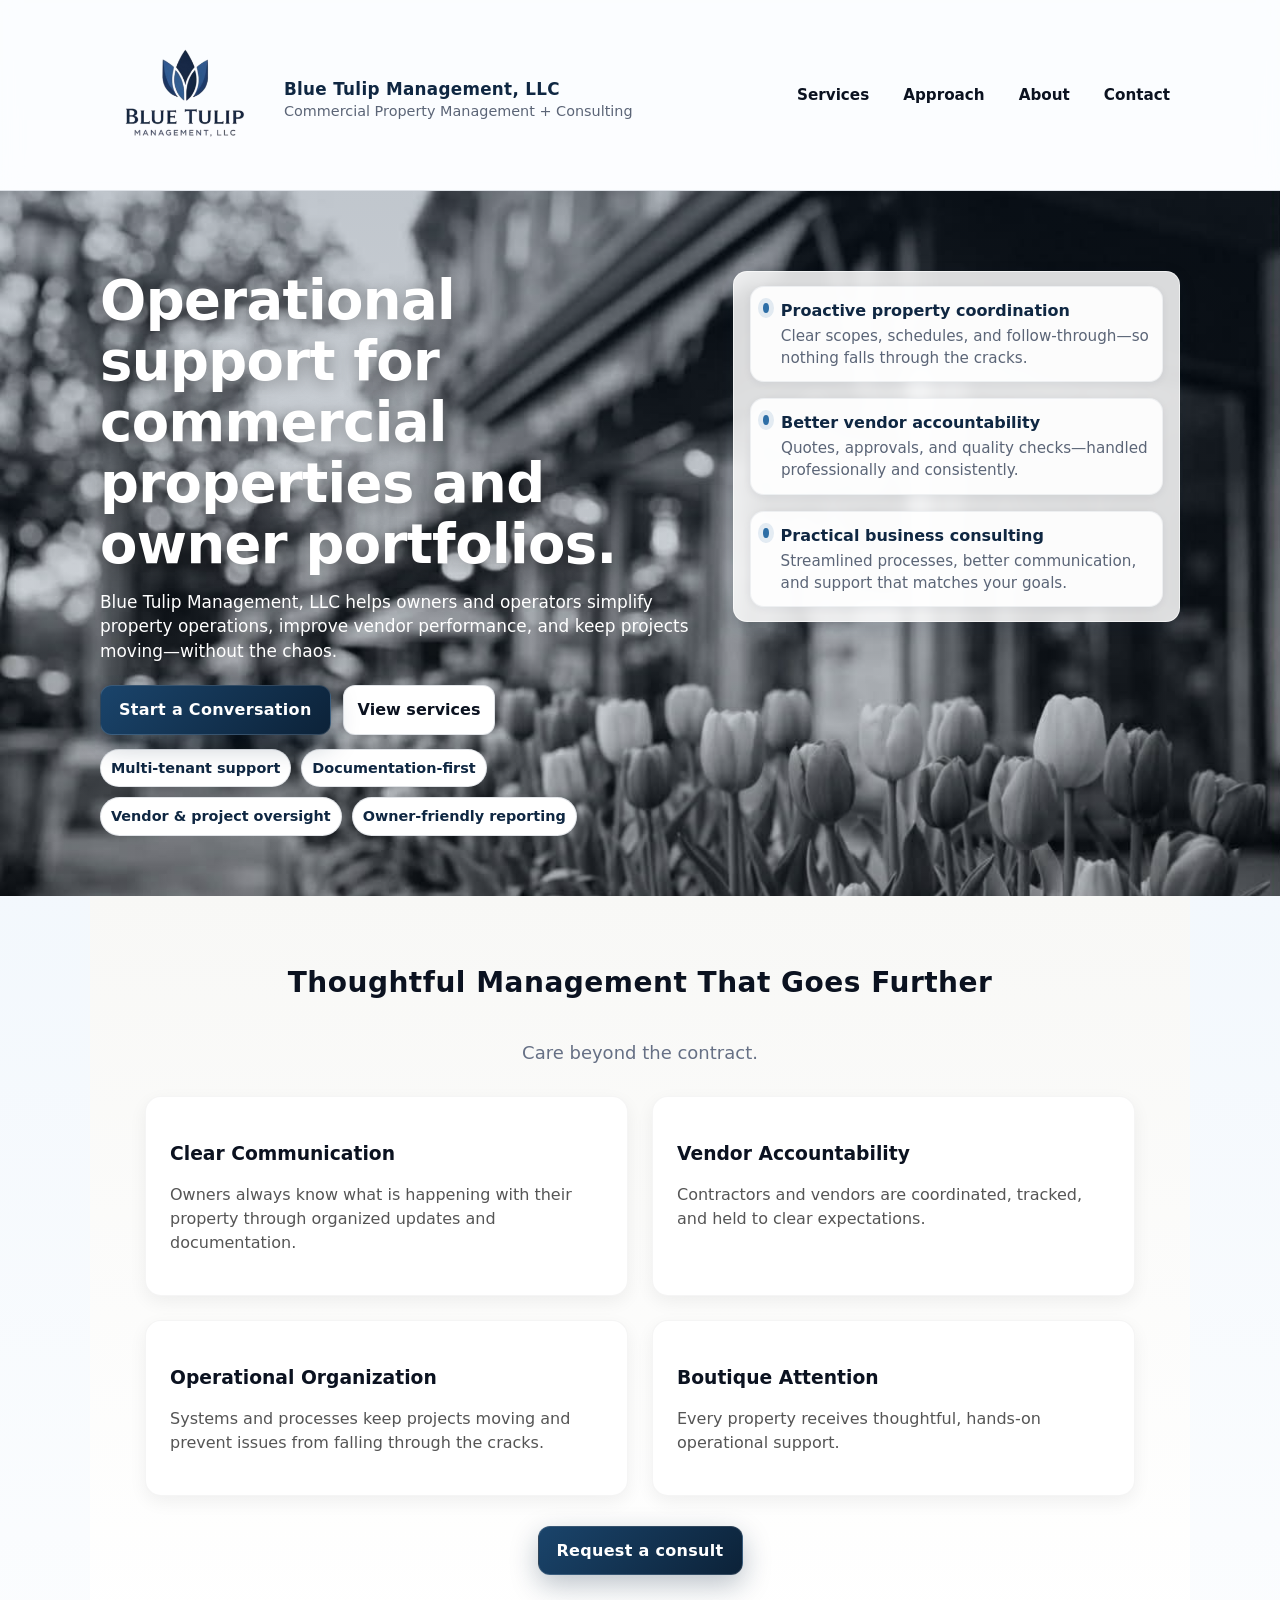
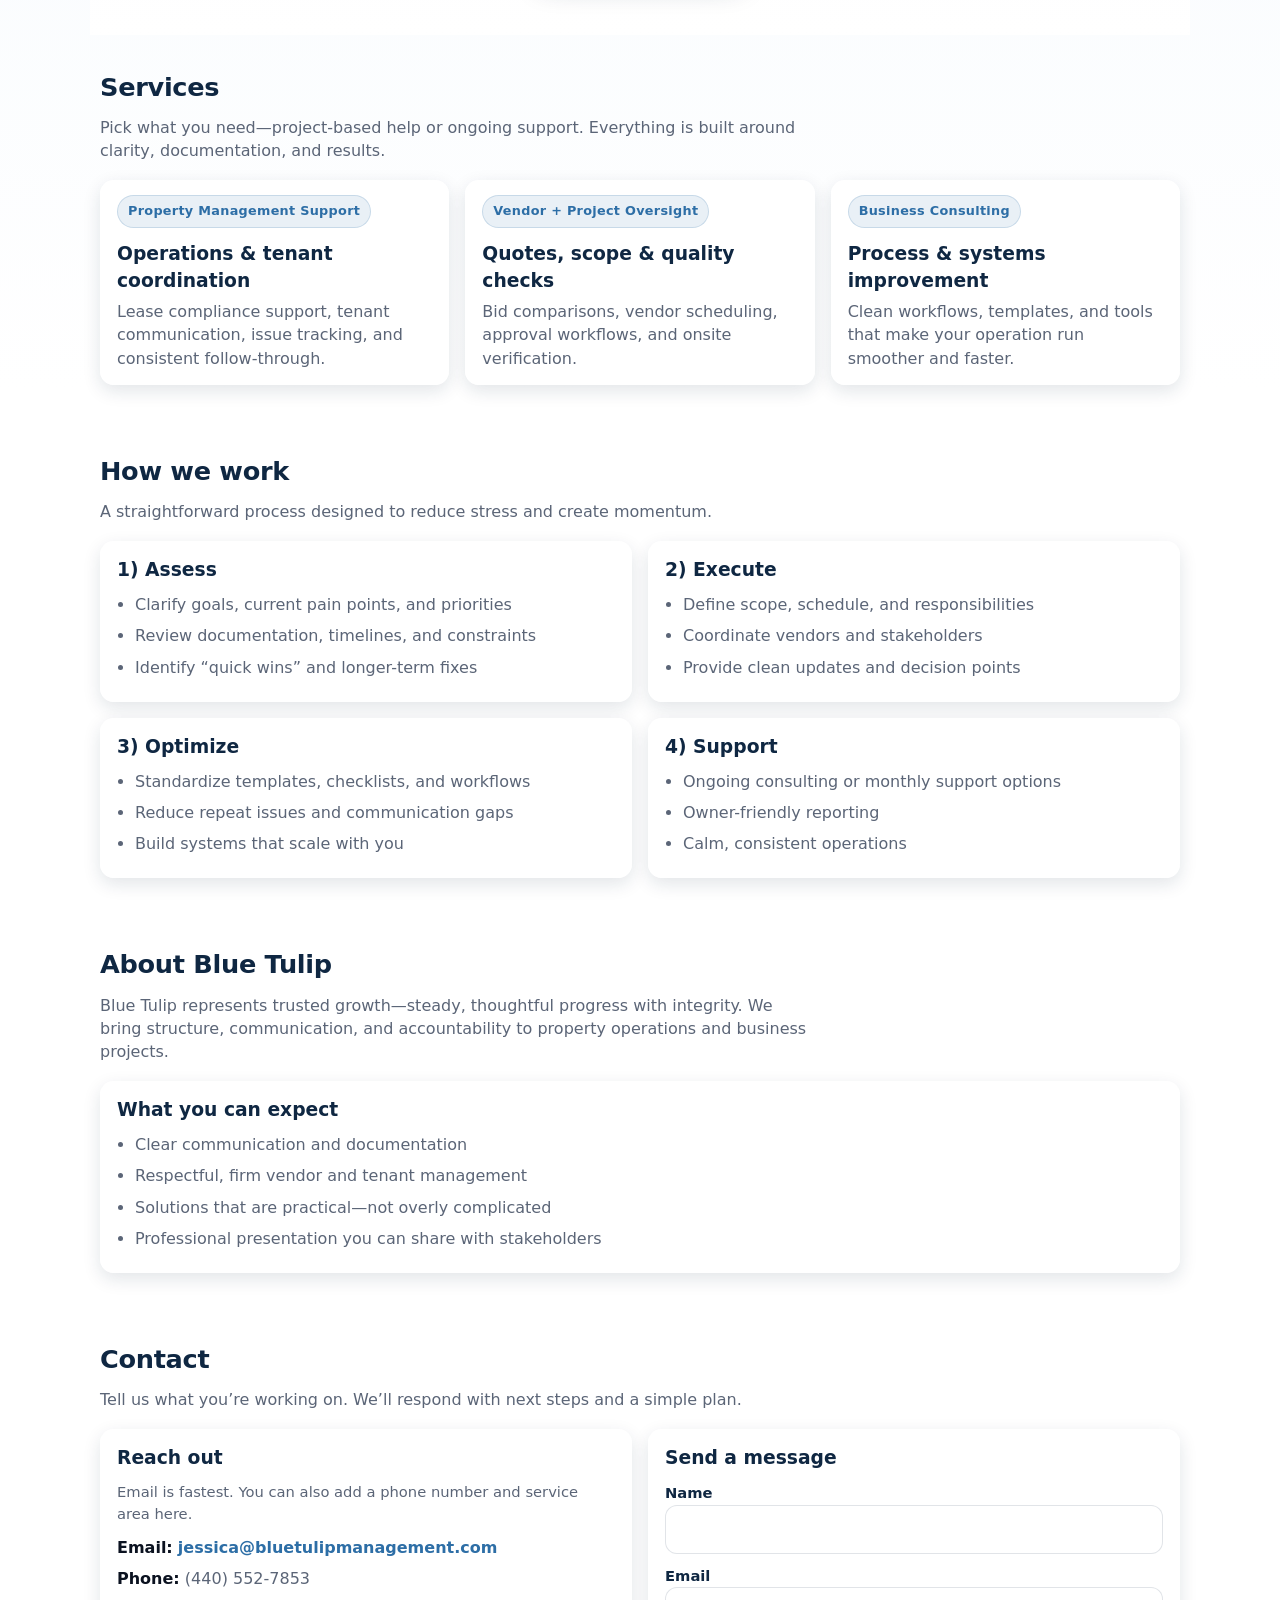
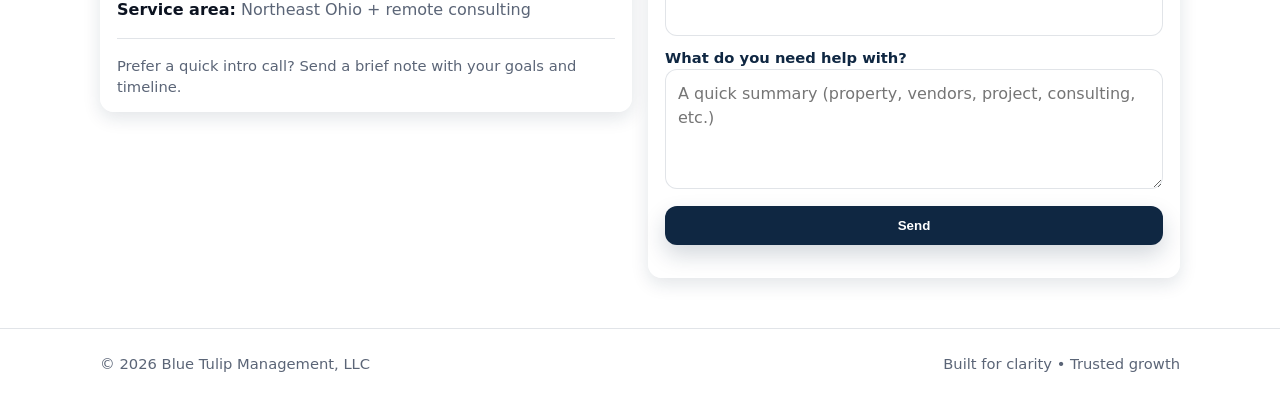
<file: index.html>
<!doctype html>
<html lang="en">
<head>
  <link rel="stylesheet" href="style.css">
  <meta charset="utf-8" />
  <meta name="viewport" content="width=device-width,initial-scale=1" />
  <title>Blue Tulip Management, LLC | Property + Business Consulting</title>
  <meta name="description" content="Blue Tulip Management, LLC provides property management support and business consulting with a focus on clarity, accountability, and trusted growth." />

  <!-- Optional: replace with your brand font later (Google Fonts) -->
 
  <style>

    /* WHY BLUE TULIP SECTION FIX */

#why-blue-tulip {
  padding: 80px 20px;
  background: #f8f8f6;
}

#why-blue-tulip h2 {
  text-align: center;
  margin-bottom: 10px;
}

.why-grid {
  display: grid;
  grid-template-columns: repeat(2, 1fr);
  gap: 20px;
  margin-top: 30px;
}

.why-card {
  background: #ffffff;
  padding: 24px;
  border-radius: 16px;
  box-shadow: 0 6px 18px rgba(0,0,0,0.06);
}
#why-blue-tulip .container {
  max-width: 1000px;
  margin: 0 auto;
}

#why-blue-tulip h2 {
  margin-bottom: 20px;
  font-size: 28px;
}

.why-card h3 {
  margin-bottom: 10px;
}

.why-card p {
  line-height: 1.5;
  color: #555;
}

#why-blue-tulip .btn {
  margin-top: 30px;
}

    .why-card {
  transition: all 0.2s ease;
}

.why-card:hover {
  transform: translateY(-4px);
  box-shadow: 0 12px 28px rgba(0,0,0,0.08);
}
    .why-card{
      border: 1px solid rgba(0,0,0,0.04);
    }

  #why-blue-tulip {
    background: linear-gradient(to bottom, #f8f8f6, #ffffff);
  }
  #why-blue-tulip h2 {
      letter-spacing: 0.5px;
  }
  
    :root{
      --navy:#0f2742;
      --blue:#2d6ea6;
      --sky:#e9f2fb;
      --ink:#0b1220;
      --muted:#5b6577;
      --card:#ffffff;
      --border:rgba(15,39,66,.12);
      --shadow:0 10px 24px rgba(15,39,66,.12);
      --radius:18px;
      --max:1120px;
    }
    *{box-sizing:border-box}
    body{
      margin:0;
      font-family: ui-sans-serif, system-ui, -apple-system, Segoe UI, Roboto, Helvetica, Arial, "Apple Color Emoji","Segoe UI Emoji";
      color:var(--ink);
      background:linear-gradient(180deg,var(--sky),#fff 55%);
      line-height:1.45;
    }
    a{color:inherit}
    .wrap{max-width:var(--max); margin:0 auto; padding:0 20px}
    .topbar{
      position:sticky; top:0; z-index:20;
      background:rgba(255,255,255,.82);
      backdrop-filter: blur(10px);
      border-bottom:1px solid var(--border);
    }
    .topbar .row{
      display:flex; align-items:center; justify-content:space-between;
      padding:14px 0;
      gap:16px;
    }
    .brand{
      display:flex;
      align-items:center;
      gap:14px;
      text-decoration:none
    }
    
    .brand-logo{
        height:110px;
    }
    
    .brand{
      display:flex;
      align-items:center;
      gap:14px;
      margin-top:12px;
    }
    
    .brand strong{
      display:block;
      letter-spacing:.3px;
      color:var(--navy);
      font-size:1.05rem;
      line-height:1.1;
    }
    
    .brand span{
      display:block;
      font-size:.9rem;
      color:var(--muted);
      margin-top:3px;
    }
    nav{display:flex; gap:14px; flex-wrap:wrap; justify-content:flex-end}
    nav a{
      text-decoration:none;
      padding:8px 10px;
      border-radius:10px;
      color:var(--ink);
      font-weight:600;
      font-size:.95rem;
    }
    
    nav a:hover{background:rgba(45,110,166,.08)}
    .cta{
      display:inline-flex;
      align-items:center;
      justify-content:center;
      padding:12px 18px;
      border-radius:12px;
      background:linear-gradient(135deg, #1a446b, #0c2238);
      color:#ffffff !important; /*force solid color*/
      text-decoration:none;
      font-weight:700;
      letter-spacing:.3px;
      box-shadow:0 10px 28px rgba(15,39,66,.28);
      border:1px solid rgba(255,255,255,.15);
      transition: all 0.2s ease;
      position: relative;
      z-index:2; /* raise it above overlay */
      opacity:1;
    }
    
    .cta:hover{
      transform:translateY(-2px);
      box-shadow:0 14px 34px rgba(15,39,66, .3);
      filter:brightness(1.05);
     }
      
    .consult-cta{
      text-align:center;
      margin-top:30px;
    }
    section{
      padding:80px 20px;
    }
    
    #why-blue-tulip h2{
      text-align:center;
      margin-bottom:40px;
      font-size:28px;
    }

    #why-blue-tulip{
      max-width:1100px;
      margin:0 auto;
    }
  
    .hero{
      padding:80px 0 60px;
      background-image:
        linear-gradient(rgba(15,39,66,0.25), rgba(15,39,66,0.15)),
        url("./hero.jpg");
      background-size:cover;
      background-position:center;
      background-repeat:no-repeat;
    }  
    .hero h1,
    .hero p,
    .hero .lead {
      color:#ffffff;
    }
    .hero h1 {
      text-shadow: 0 4px 18px rgba(0,0,0,0.35);
    }
    .hero-grid{
      display:grid;
      grid-template-columns: 1.15fr .85fr;
      gap:28px;
      align-items:start;
    }
    h1{
      margin:0 0 14px;
      font-size: clamp(2.4rem, 4.5vw, 3.4rem);
      line-height:1.12;
      letter-spacing:-.6px;
      color:var(--navy);
    }
    .lead{
      margin:0 0 22px;
      color:var(--muted);
      font-size:1.06rem;
      max-width:56ch;
    }
    .hero-actions{display:flex; gap:12px; flex-wrap:wrap; margin:18px 0 10px}
    .ghost{
      display:inline-flex; align-items:center; justify-content:center;
      padding:10px 14px;
      border-radius:12px;
      background:#fff;
      border:1px solid var(--border);
      text-decoration:none;
      font-weight:700;
    }
    .ghost:hover{box-shadow:0 10px 22px rgba(15,39,66,.08)}
    .badges{display:flex; gap:10px; flex-wrap:wrap; margin-top:14px}
    .badge{
      background:#fff;
      border:1px solid var(--border);
      padding:8px 10px;
      border-radius:999px;
      font-weight:700;
      font-size:.9rem;
      color:var(--navy);
    }
    .card{
      background: rgba(255,255,255,0.85);
      backdrop-filter: blur(4px);
      padding:14px 16px;
      border-radius:14px;
      border:1px solid rgba(255,255,255,0.6);
      box-shadow: 0 6px 18px rgba(15,39,66,0.12);
      transition: all 0.2s ease;
    }
   .card:hover{
    transform: translateY(-3px);
     box-shadow: 0 10px 28px rgba(15,39,66,0.18);
   }
    .kpi{
      display:grid;
      gap:16px;
    }
    .kpi .item{
      display:flex;
      gap:12px;
      align-items:
      flex-start;
      padding:12px;
      border-radius:14px;
      background: rgba(255,255,255,0.92);
      border: 1px solid rgba(15,39,66,0.06);
      box-shadow: 0 2px 8px rgba(15,39,66,0.06);
    }
    .dot{
      width:10px; height:10px; border-radius:50%;
      background:var(--blue);
      margin-top:4px;
      box-shadow:0 0 0 5px rgba(45,110,166,.12);
    }
    .item b{
      display:block;
      font-weight:600;
      color:var(--navy);
    }
    .item p{margin:3px 0 0; color:var(--muted); font-size:.95rem}

    section{padding:34px 0}
    .section-title{margin:0 0 10px; color:var(--navy); font-size:1.6rem; letter-spacing:-.3px}
    .section-sub{margin:0 0 18px; color:var(--muted); max-width:70ch}

    .grid3{display:grid; grid-template-columns:repeat(3,1fr); gap:16px}
    .service h3{margin:2px 0 6px; color:var(--navy)}
    .service p{margin:0; color:var(--muted)}
    .pill{
      display:inline-block;
      font-size:.8rem;
      font-weight:800;
      letter-spacing:.3px;
      color:var(--blue);
      background:rgba(45,110,166,.10);
      border:1px solid rgba(45,110,166,.18);
      padding:6px 10px;
      border-radius:999px;
      margin-bottom:10px;
    }

    .two{display:grid; grid-template-columns: 1fr 1fr; gap:16px}
    .list{margin:0; padding-left:18px; color:var(--muted)}
    .list li{margin:8px 0}

    .contact{
      display:grid; grid-template-columns: 1fr 1fr; gap:16px;
      align-items:start;
    }
    .contact a{color:var(--blue); font-weight:800; text-decoration:none}
    .contact a:hover{text-decoration:underline}
    form{display:grid; gap:10px}
    label{font-weight:800; color:var(--navy); font-size:.92rem}
    input, textarea{
      width:100%;
      padding:12px 12px;
      border-radius:12px;
      border:1px solid var(--border);
      font:inherit;
      background:#fff;
    }
    textarea{min-height:120px; resize:vertical}
    button{
      padding:12px 14px;
      border-radius:12px;
      border:0;
      background:var(--navy);
      color:#fff;
      font-weight:800;
      cursor:pointer;
      box-shadow:0 10px 22px rgba(15,39,66,.18);
    }
    button:hover{filter:brightness(1.04)}

    footer{
      padding:24px 0 40px;
      color:var(--muted);
      border-top:1px solid var(--border);
      margin-top:16px;
    }
    .small{font-size:.92rem}
    .footrow{display:flex; justify-content:space-between; gap:14px; flex-wrap:wrap}

    /* Responsive */
    @media (max-width: 900px){
      .hero-grid{grid-template-columns:1fr; }
      .grid3{grid-template-columns:1fr}
      .two{grid-template-columns:1fr}
      .contact{grid-template-columns:1fr}
      nav{display:none}
    }
#why-blue-tulip {
  padding: 60px 0;
}
    
    #why-blue-tulip .why-grid {
  display: grid;
  grid-template-columns: repeat(2, minmax(260px, 1fr));
  gap: 24px;
  max-width:990px;
  margin:auto;
}
@media (max-width: 900px) {
  #why-blue-tulip .why-grid {
    grid-template-columns: 1fr;
  }
}

    .why-intro {
  text-align: center;
  padding: 10px 20px 30px;
}

.why-intro h2 {
  margin: 0 0 10px;
  font-size: 34px;
  line-height: 1.2;
  letter-spacing: 0.3px;
}

.why-intro p {
  margin: 0;
  font-size: 18px;
  color: #667085;
}

  </style>
</head>

<body>
  <header class="topbar">
    <div class="wrap">
      <div class="row">
        <a class="brand" href="#top">
          <img class="brand-logo" src="Blue Tulip Management logo transparent background.png" alt="Blue Tulip Management logo" style="height:150px; width:auto;">

          <div class="brand-text">
              <strong>Blue Tulip Management, LLC</strong>
            <span>Commercial Property Management + Consulting</span>
          </div>
        </a>

        <nav>
          <a href="#services">Services</a>
          <a href="#approach">Approach</a>
          <a href="#about">About</a>
          <a href="#contact">Contact</a>
        </nav>

                            
      </div>
    </div>
  </header>

  <main id="top">
    <!-- HERO -->
    <div class="hero">
      <div class="wrap">
        <div class="hero-grid">
          <div>
            <h1>Operational support for commercial properties and owner portfolios.</h1>
            <p class="lead">
              Blue Tulip Management, LLC helps owners and operators simplify property operations, improve vendor performance,
              and keep projects moving—without the chaos.
            </p>

            <div class="hero-actions">
              <a class="cta" href="#contact">Start a Conversation</a>
              <a class="ghost" href="#services">View services</a>
            </div>

            <div class="badges" aria-label="Highlights">
              <span class="badge">Multi-tenant support</span>
              <span class="badge">Documentation-first</span>
              <span class="badge">Vendor & project oversight</span>
              <span class="badge">Owner-friendly reporting</span>
            </div>
          </div>

          <aside class="card kpi" aria-label="Quick value points">
            <div class="item">
              <span class="dot"></span>
              <div>
                <b>Proactive property coordination</b>
                <p>Clear scopes, schedules, and follow-through—so nothing falls through the cracks.</p>
              </div>
            </div>
            <div class="item">
              <span class="dot"></span>
              <div>
                <b>Better vendor accountability</b>
                <p>Quotes, approvals, and quality checks—handled professionally and consistently.</p>
              </div>
            </div>
            <div class="item">
              <span class="dot"></span>
              <div>
                <b>Practical business consulting</b>
                <p>Streamlined processes, better communication, and support that matches your goals.</p>
              </div>
            </div>
          </aside>
        </div>
      </div>
    </div>

    <section id="why-blue-tulip">
  <div class="why-intro">
  <h2>Thoughtful Management That Goes Further</h2>
  <p>Care beyond the contract.</p>
</div>
      
      <div class="why-grid">

      <div class="why-card">
        <h3>Clear Communication</h3>
        <p>Owners always know what is happening with their property through organized updates and documentation.</p>
      </div>

      <div class="why-card">
        <h3>Vendor Accountability</h3>
        <p>Contractors and vendors are coordinated, tracked, and held to clear expectations.</p>
      </div>

      <div class="why-card">
        <h3>Operational Organization</h3>
        <p>Systems and processes keep projects moving and prevent issues from falling through the cracks.</p>
      </div>

      <div class="why-card">
        <h3>Boutique Attention</h3>
        <p>Every property receives thoughtful, hands-on operational support.</p>
      </div>

    </div>
    
      <div class="consult-cta">
        <a class="cta" href="#contact">Request a consult</a>
    </div>

  </div>
</section>
        
    <!-- SERVICES -->
    <section id="services">
      <div class="wrap">
        <h2 class="section-title">Services</h2>
        <p class="section-sub">Pick what you need—project-based help or ongoing support. Everything is built around clarity, documentation, and results.</p>

        <div class="grid3">
          <div class="card service">
            <div class="pill">Property Management Support</div>
            <h3>Operations & tenant coordination</h3>
            <p>Lease compliance support, tenant communication, issue tracking, and consistent follow-through.</p>
          </div>

          <div class="card service">
            <div class="pill">Vendor + Project Oversight</div>
            <h3>Quotes, scope & quality checks</h3>
            <p>Bid comparisons, vendor scheduling, approval workflows, and onsite verification.</p>
          </div>

          <div class="card service">
            <div class="pill">Business Consulting</div>
            <h3>Process & systems improvement</h3>
            <p>Clean workflows, templates, and tools that make your operation run smoother and faster.</p>
          </div>
        </div>
      </div>
    </section>

    <!-- APPROACH -->
    <section id="approach">
      <div class="wrap">
        <h2 class="section-title">How we work</h2>
        <p class="section-sub">A straightforward process designed to reduce stress and create momentum.</p>

        <div class="two">
          <div class="card">
            <h3 style="margin:0 0 10px; color:var(--navy)">1) Assess</h3>
            <ul class="list">
              <li>Clarify goals, current pain points, and priorities</li>
              <li>Review documentation, timelines, and constraints</li>
              <li>Identify “quick wins” and longer-term fixes</li>
            </ul>
          </div>

          <div class="card">
            <h3 style="margin:0 0 10px; color:var(--navy)">2) Execute</h3>
            <ul class="list">
              <li>Define scope, schedule, and responsibilities</li>
              <li>Coordinate vendors and stakeholders</li>
              <li>Provide clean updates and decision points</li>
            </ul>
          </div>

          <div class="card">
            <h3 style="margin:0 0 10px; color:var(--navy)">3) Optimize</h3>
            <ul class="list">
              <li>Standardize templates, checklists, and workflows</li>
              <li>Reduce repeat issues and communication gaps</li>
              <li>Build systems that scale with you</li>
            </ul>
          </div>

          <div class="card">
            <h3 style="margin:0 0 10px; color:var(--navy)">4) Support</h3>
            <ul class="list">
              <li>Ongoing consulting or monthly support options</li>
              <li>Owner-friendly reporting</li>
              <li>Calm, consistent operations</li>
            </ul>
          </div>
        </div>
      </div>
    </section>

    <!-- ABOUT -->
    <section id="about">
      <div class="wrap">
        <h2 class="section-title">About Blue Tulip</h2>
        <p class="section-sub">
          Blue Tulip represents trusted growth—steady, thoughtful progress with integrity. We bring structure, communication,
          and accountability to property operations and business projects.
        </p>

        <div class="card">
          <h3 style="margin:0 0 10px; color:var(--navy)">What you can expect</h3>
          <ul class="list">
            <li>Clear communication and documentation</li>
            <li>Respectful, firm vendor and tenant management</li>
            <li>Solutions that are practical—not overly complicated</li>
            <li>Professional presentation you can share with stakeholders</li>
          </ul>
        </div>
      </div>
    </section>

    <!-- CONTACT -->
    <section id="contact">
      <div class="wrap">
        <h2 class="section-title">Contact</h2>
        <p class="section-sub">Tell us what you’re working on. We’ll respond with next steps and a simple plan.</p>

        <div class="contact">
          <div class="card">
            <h3 style="margin:0 0 10px; color:var(--navy)">Reach out</h3>
            <p class="small" style="margin:0 0 12px; color:var(--muted)">
              Email is fastest. You can also add a phone number and service area here.
            </p>

            <p style="margin:0 0 8px;"><b>Email:</b> <a href="mailto:jessica@bluetulipmanagement.com">jessica@bluetulipmanagement.com</a></p>
            <p style="margin:0 0 8px;"><b>Phone:</b> <span style="color:var(--muted)">(440) 552-7853</span></p>
            <p style="margin:0;"><b>Service area:</b> <span style="color:var(--muted)">Northeast Ohio + remote consulting</span></p>

            <hr style="border:0; border-top:1px solid var(--border); margin:16px 0">

            <p class="small" style="margin:0; color:var(--muted)">
              Prefer a quick intro call? Send a brief note with your goals and timeline.
            </p>
          </div>

          <div class="card">
            <h3 style="margin:0 0 10px; color:var(--navy)">Send a message</h3>
            <!-- This form uses mailto (simple). For a real form, use Formspree/Netlify later. -->
            <form action="https://formspree.io/f/xyknolbv" method="POST">
              <div>
                <label for="name">Name</label>
                <input id="name" name="name" autocomplete="name" required />
              </div>
              <div>
                <label for="email">Email</label>
                <input id="email" name="email" type="email" autocomplete="email" required />
              </div>
              <div>
                <label for="message">What do you need help with?</label>
                <textarea id="message" name="message" required placeholder="A quick summary (property, vendors, project, consulting, etc.)"></textarea>
              </div>
              <button type="submit">Send</button>
              <p class="small" style="margin:8px 0 0; color:var(--muted)">
              </p>
            </form>
          </div>
        </div>
      </div>
    </section>

    <footer>
      <div class="wrap">
        <div class="footrow">
          <div class="small">© <span id="year"></span> Blue Tulip Management, LLC</div>
          <div class="small">Built for clarity • Trusted growth</div>
        </div>
      </div>
    </footer>
  </main>

  <script>
    document.getElementById("year").textContent = new Date().getFullYear();
  </script>
</body>
</html>
</file>
<file: style.css>
/* WHY BLUE TULIP SECTION */

#why-blue-tulip {
  padding: 80px 20px;
  background: #f8f8f6;
}

#why-blue-tulip h2 {
  text-align: center;
  margin-bottom: 10px;
}

.why-grid {
  display: grid;
  grid-template-columns: repeat(2, 1fr);
  gap: 20px;
  margin-top: 30px;
}

.why-card {
  background: #ffffff;
  padding: 24px;
  border-radius: 16px;
  box-shadow: 0 6px 18px rgba(0,0,0,0.06);
}
@media (max-width: 768px) {
  .hero-actions {
    display: flex;
    flex-direction: column;
    gap: 12px;
    width: 100%;
    align-items: stretch;
  }

  .hero-actions .btn,
  .hero-actions a {
    width: 100%;
    justify-content: center;
    text-align: center;
  }

.hero-actions {
  display: flex;
  gap: 16px;
  flex-wrap: wrap;
  align-items: center;
  margin-top: 24px;
  margin-bottom: 18px;
}

.hero-actions a {
  display: inline-flex;
  align-items: center;
  justify-content: center;
  min-height: 54px;
  padding: 14px 24px;
  border-radius: 14px;
  font-weight: 700;
  font-size: 1rem;
  text-decoration: none;
}

.cta {
  min-width: 260px;
}

.ghost {
  min-width: 220px;
  border: 1.5px solid var(--border);
}

.badges {
  margin-top: 18px;
  }
}

@media (max-width: 768px) {
  .badges {
    display: grid;
    grid-template-columns: repeat(2, 1fr);
    gap: 10px;
    margin-top: 12px;
    justify-items: center;
  }

  .badge {
    text-align: center;
    width:100%
    max-width: 260px;
  }
}

@media (max-width: 768px) {
  .badges {
    display: grid !important;
    grid-template-columns: repeat(2, 1fr);
    gap: 12px;
    margin-top: 14px;
  }

  .badge {
    text-align: center;
    width: 100%;
  }
}
</file>
